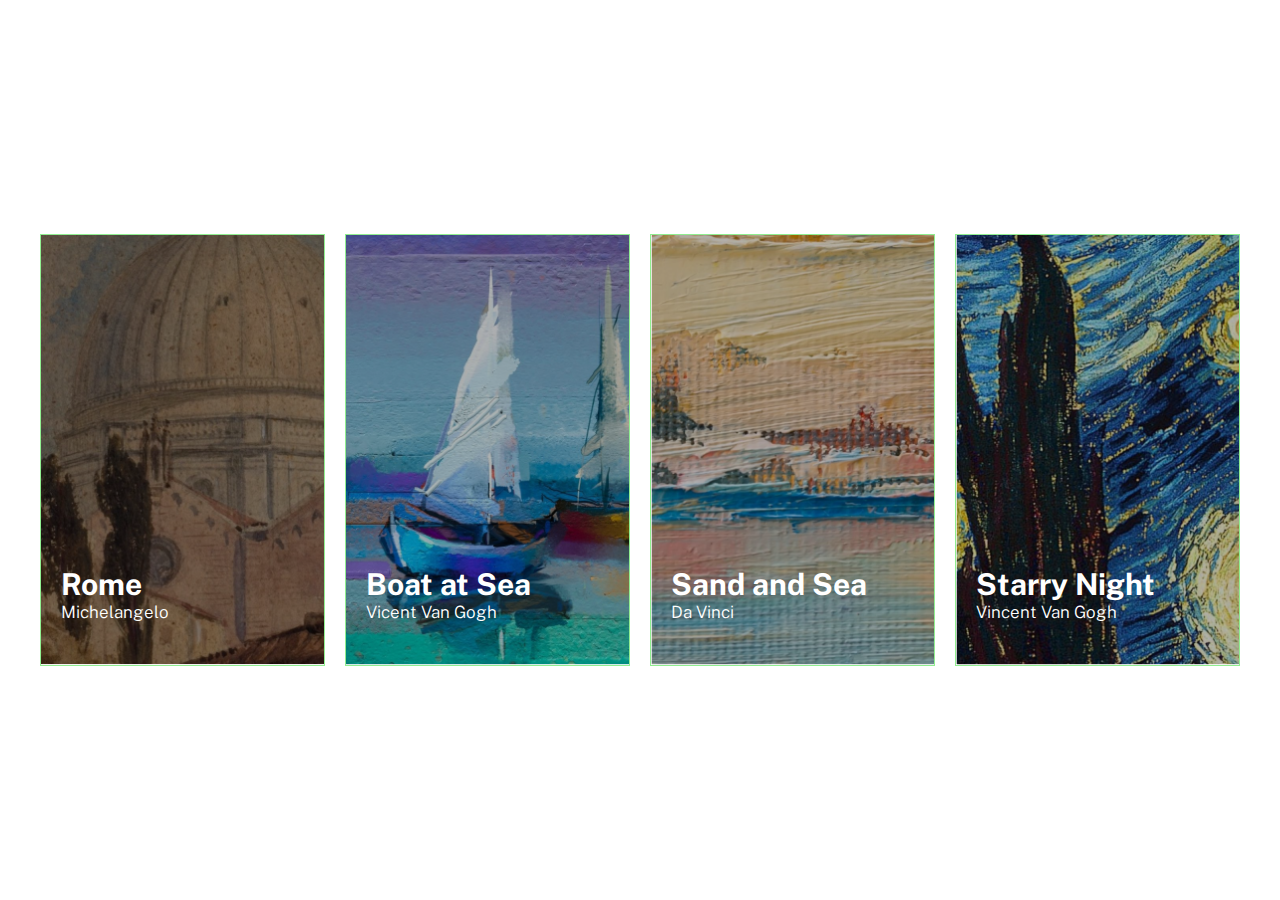
<file: index.html>
<!DOCTYPE html>
<html lang="en">
<head>
    <meta charset="UTF-8">
    <meta http-equiv="X-UA-Compatible" content="IE=edge">
    <meta name="viewport" content="width=device-width, initial-scale=1.0">
    <title>Organizando photos</title>

    <link rel="preconnect" href="https://fonts.googleapis.com">
    <link rel="preconnect" href="https://fonts.gstatic.com" crossorigin>
    <link href="https://fonts.googleapis.com/css2?family=Public+Sans:wght@300;700&display=swap" rel="stylesheet">

    <link rel="stylesheet" href="./src/css/reseat.css">
    <link rel="stylesheet" href="./src/css/variables.css">
    <link rel="stylesheet" href="./src/css/style.css">
    <link rel="stylesheet" href="./src/css/responsive.css">

</head>
<body>
    <main class="container">
        <section class="centralization">
            <ul class="images" >
                <li class="card" >
                     <h2 class="title" >Rome</h2>
                    <span class="artist" >Michelangelo</span>
                </li>
                <li class="card" > 
                    <h2 class="title" >Boat at Sea</h2>
                    <span class="artist" >Vicent Van Gogh</span>
                </li>
                <li class="card" >
                     <h2 class="title" >Sand and Sea</h2>
                    <span class="artist" >Da Vinci</span>
                </li>
                <li class="card" >
                    <h2 class="title" >Starry Night </h2>
                    <span class="artist" > Vincent Van Gogh</span>
                </li>
            </ul>
        </section>
    </main>
</body>
</html>
</file>
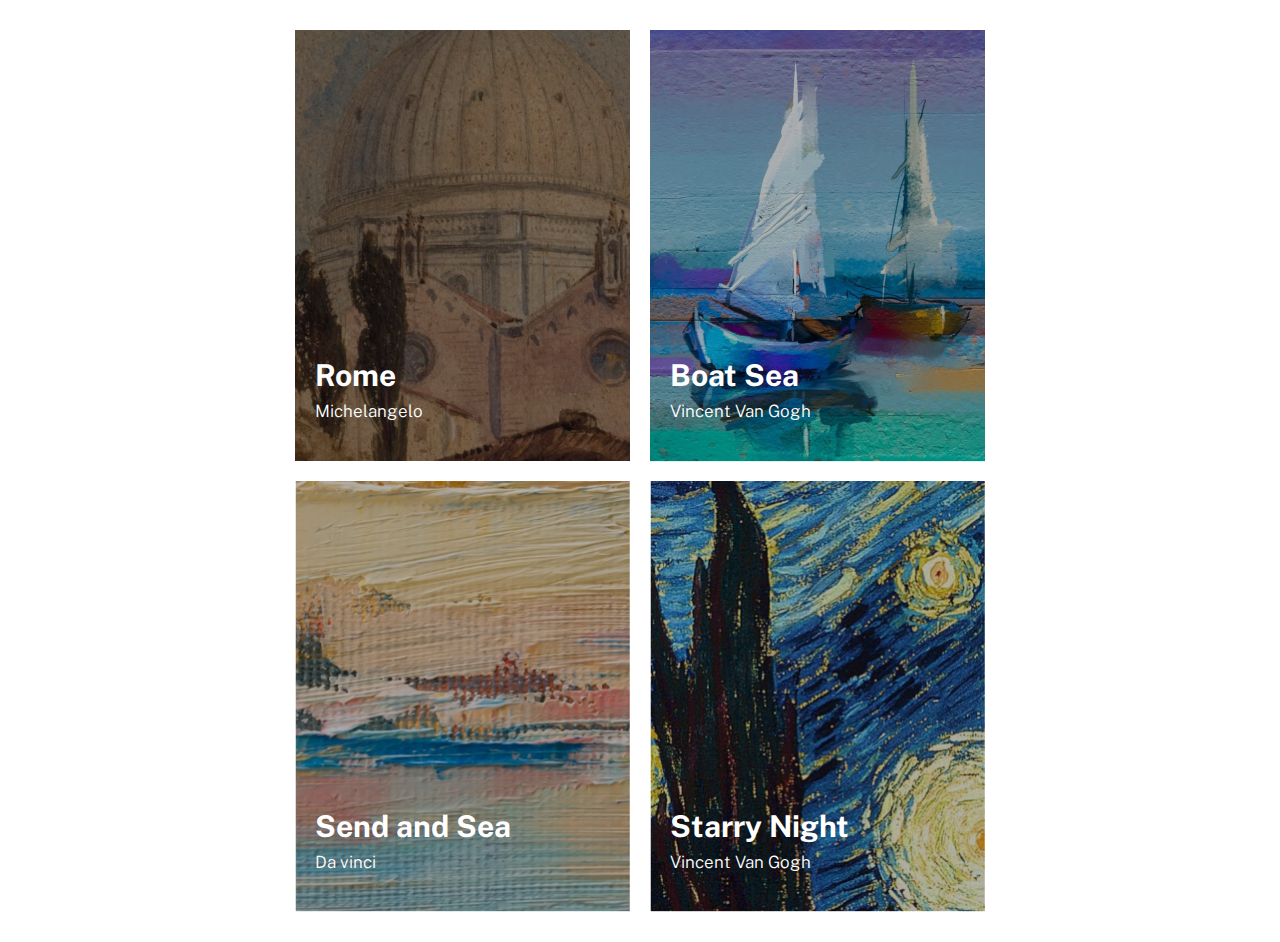
<file: src/soluçãodaAula/index.html>
<!DOCTYPE html>
<html lang="pt-br">
  <head>
    <meta charset="UTF-8" />
    <meta http-equiv="X-UA-Compatible" content="IE=edge" />
    <meta name="viewport" content="width=device-width, initial-scale=1.0" />

    <link rel="preconnect" href="https://fonts.googleapis.com" />
    <link rel="preconnect" href="https://fonts.gstatic.com" crossorigin />
    <link
      href="https://fonts.googleapis.com/css2?family=Public+Sans:wght@300;700&display=swap"
      rel="stylesheet"
    />

    <link rel="stylesheet" href="./src/css/reset.css" />
    <link rel="stylesheet" href="./src/css/style.css" />
    <link rel="stylesheet" href="./src/css/responsive">
    <title>Exercicios lista imagens flexbox</title>
  </head>
  <body>
    <main>
      <section class="pinturas">
        <div class="pintura">
          <img src="src/images/rome.png" alt="" />

          <div class="informacoes">
            <h2 class="titulo">Rome</h2>
            <h3 class="subtitulo">Michelangelo</h3>
          </div>
        </div>
        <div class="pintura">
            <img src="src/images/boat.png" alt="boat at sea" />
  
            <div class="informacoes">
              <h2 class="titulo">Boat Sea</h2>
              <h3 class="subtitulo">Vincent Van Gogh</h3>
            </div>
          </div>
          <div class="pintura">
            <img src="src/images/sand-and-sea.png" alt="Send and sea" />
  
            <div class="informacoes">
              <h2 class="titulo">Send and Sea</h2>
              <h3 class="subtitulo">Da vinci</h3>
            </div>
          </div>
          <div class="pintura">
            <img src="src/images/starry-night.png" alt="" />
  
            <div class="informacoes">
              <h2 class="titulo">Starry Night</h2>
              <h3 class="subtitulo">Vincent Van Gogh</h3>
            </div>
          </div>
      </section>
    </main>
  </body>
</html>
</file>
<file: src/css/reseat.css>
*{
    margin: 0;
    padding: 0;
    box-sizing: border-box;
}
li{
    list-style: none;
}
</file>
<file: src/css/variables.css>
:root{
    --image-width: 335px;
    --image-height: 432px; 

    --title-size:  30px;
    --text-size: 17px;
}
</file>
<file: src/css/style.css>
body{
    font-family: 'Public Sans', sans-serif;

}
.container{
    /* background-color: red; */
    height: 100vh;
    display: flex;
    justify-content: center;
    align-items: center;
    padding: 20px;

}
.centralization{
    /* background-color: aqua; */
    width: 100%;
}
.images{
    display: flex;
    gap: 20px;
    justify-content: center;
    padding: 0px 20px;

}
.card{
    border: 1px solid lightgreen;
    /* background-color: blue; */
    flex-grow: 1;
    flex-basis: var(--image-width);
    min-height: var(--image-height);
    padding-left: 20px;
    padding-bottom: 43px;
    display: flex;
    flex-direction: column;
    justify-content: flex-end;

    color: #ffffff;
    background-size:  cover;
    background-repeat: no-repeat;

    
}
.card .title{
    font-size: var(--title-size);
    font-weight: 700;
}
.card .artist{
    font-size: var(--text-size);
    font-weight: 300;
}
.card:nth-child(1){
    background-image: url(../imagens/rome.png);
    background-size: cover;
}
.card:nth-child(2){
    background-image: url(../imagens/boat.png);
    
}
.card:nth-child(3){
    background-image: url(../imagens/sand-and-sea.png);
}
.card:nth-child(4){
    background-image: url(../imagens/starry-night.png);
}
</file>
<file: src/css/responsive.css>
@media(max-width: 992px){
    .container{
        height: 100%;
    }
    .images{
        /* flex-direction: row; */
        flex-wrap: wrap;
        /* max-width: 335px; */
    }
    .card{
        max-width: 336px;
    }
}
/* @media(max-width: 768px){
    .card{
        max-width: 336px;
    } */
</file>
<file: src/soluçãodaAula/src/css/style.css>
html{ 
    font-family: 'Public Sans', sans-serif;
}
main{
    display: flex;
    justify-content: center;
    min-height: 100vh;
    align-items: center;
}
.pinturas{
    display: flex;
    gap: 20px;
    justify-content: center;
    flex-wrap: wrap;    
}
.pinturas .pintura{
    width: 335px;
    height: 431px;
    position: relative;
}
.pinturas .pintura img{
    width: 100%;
    /* caso venha uma imagem que seja maior do que 335 se color 335 na imagem ela vai estar sempre 100%*/
}
.pinturas .pintura  .informacoes{
    position: absolute;
    color: #fff;
    bottom:40px;
    left: 20px;
}
.pinturas .pintura  .informacoes .titulo {
    font-size: 30px;
    margin-bottom: 8px;
}
.pinturas .pintura  .informacoes .subtitulo{
    font-size: 17px;
    font-weight: 300;
}
@media(max-width: 1400px){
    .pinturas{
        margin: 30px 0;
        max-width: 900px;
        /* background-color: red; */
    }
}
</file>
